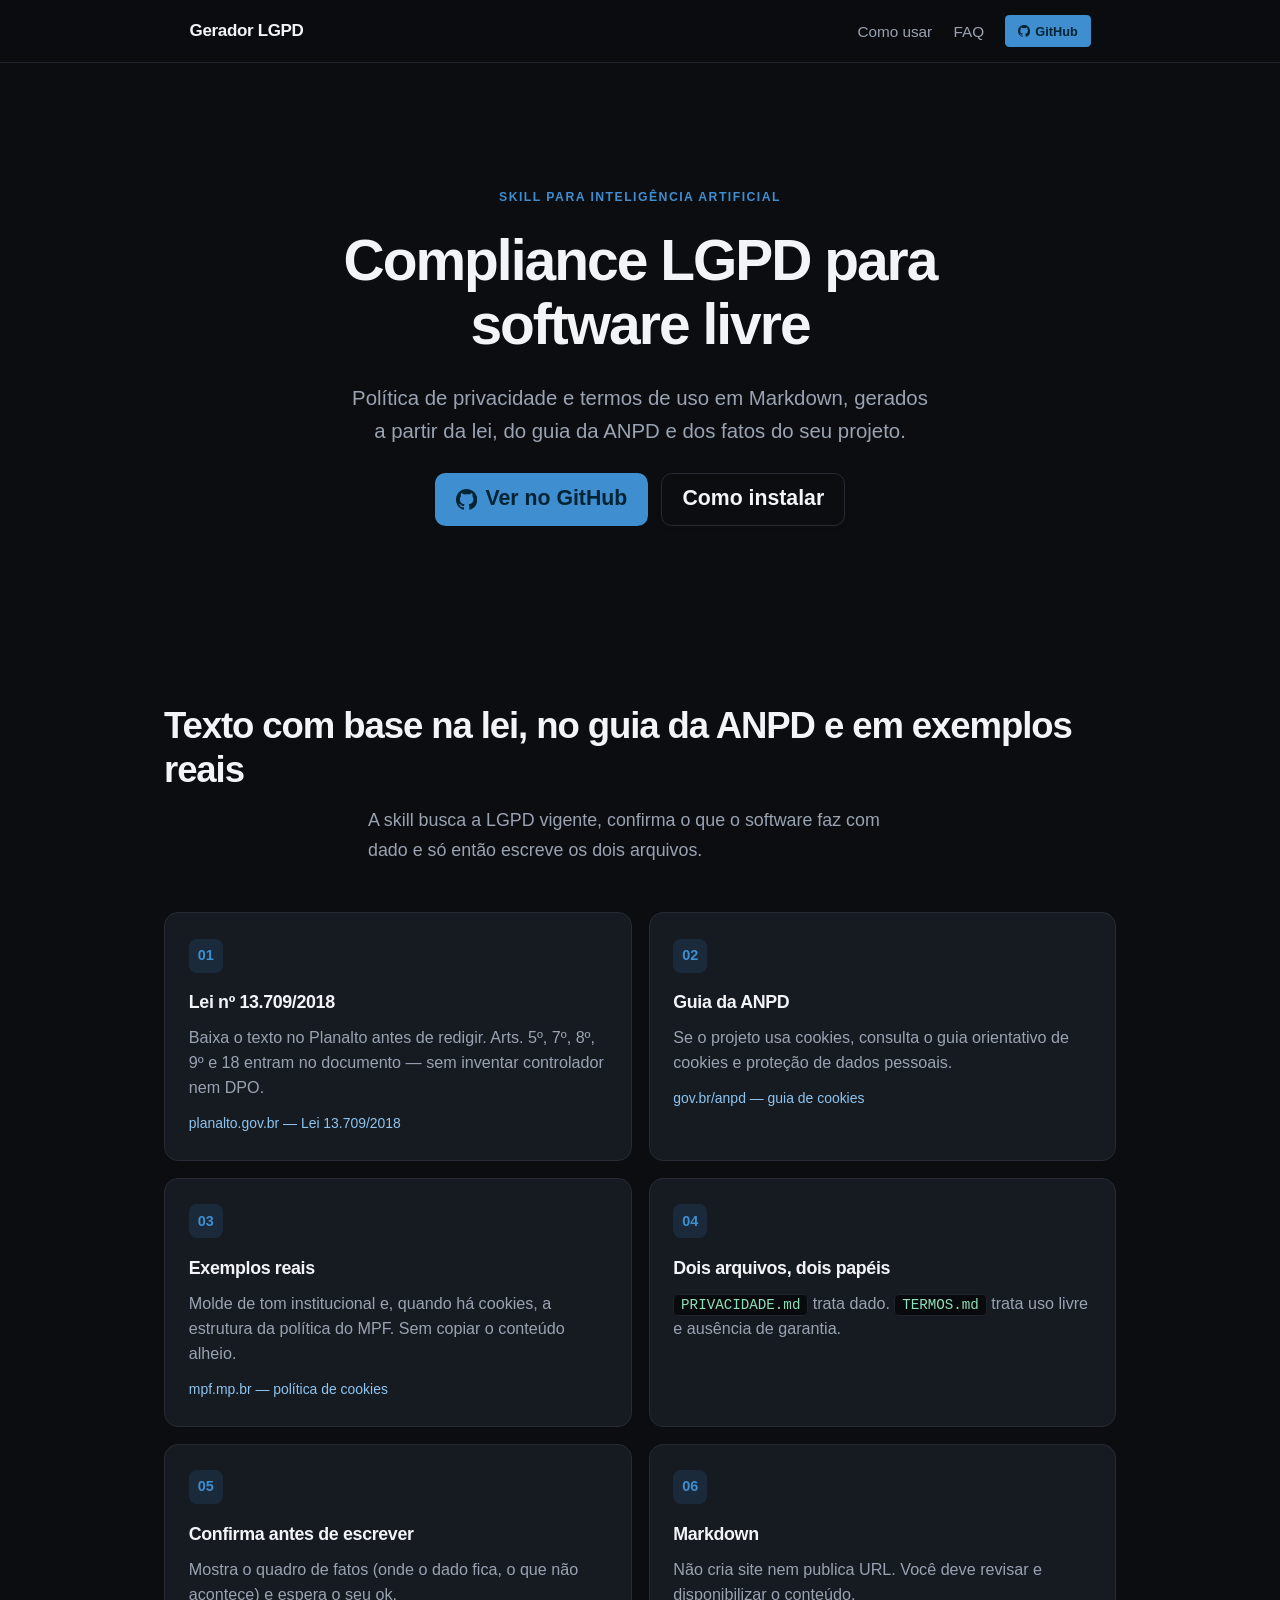
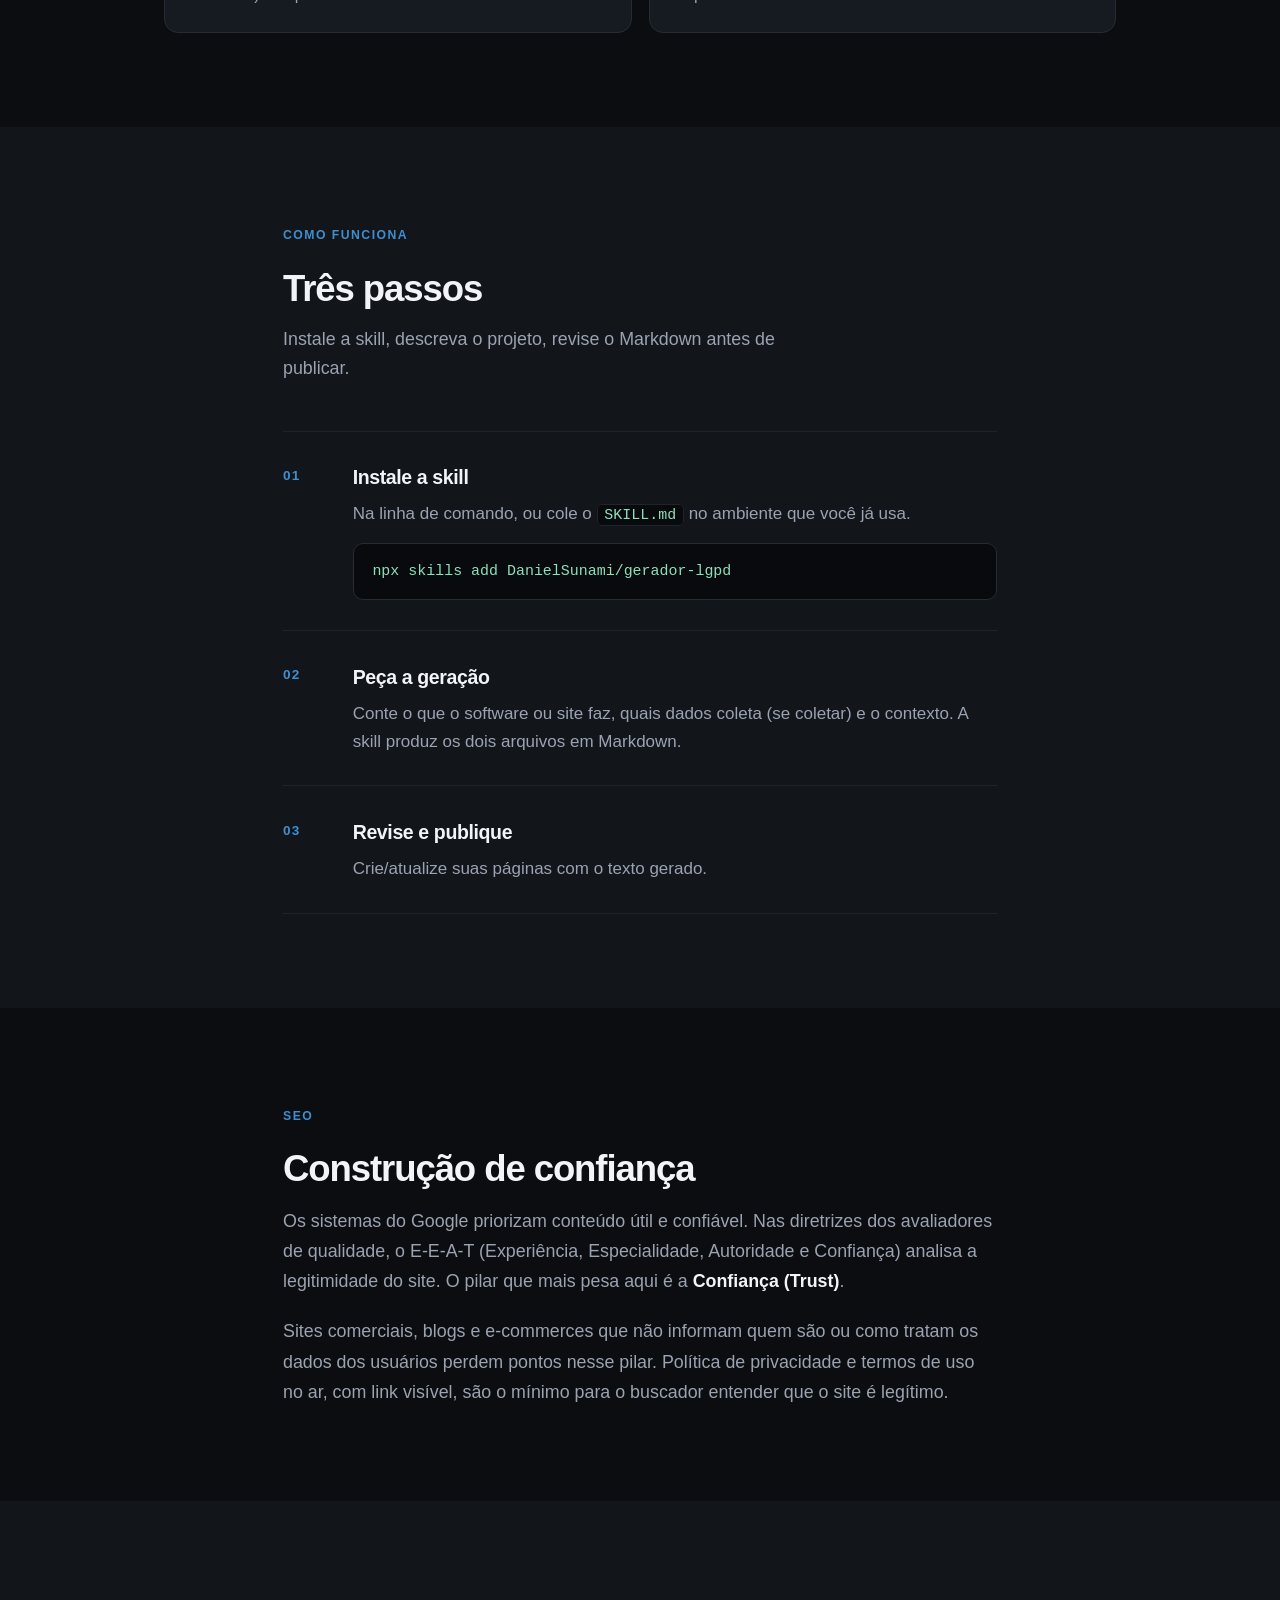
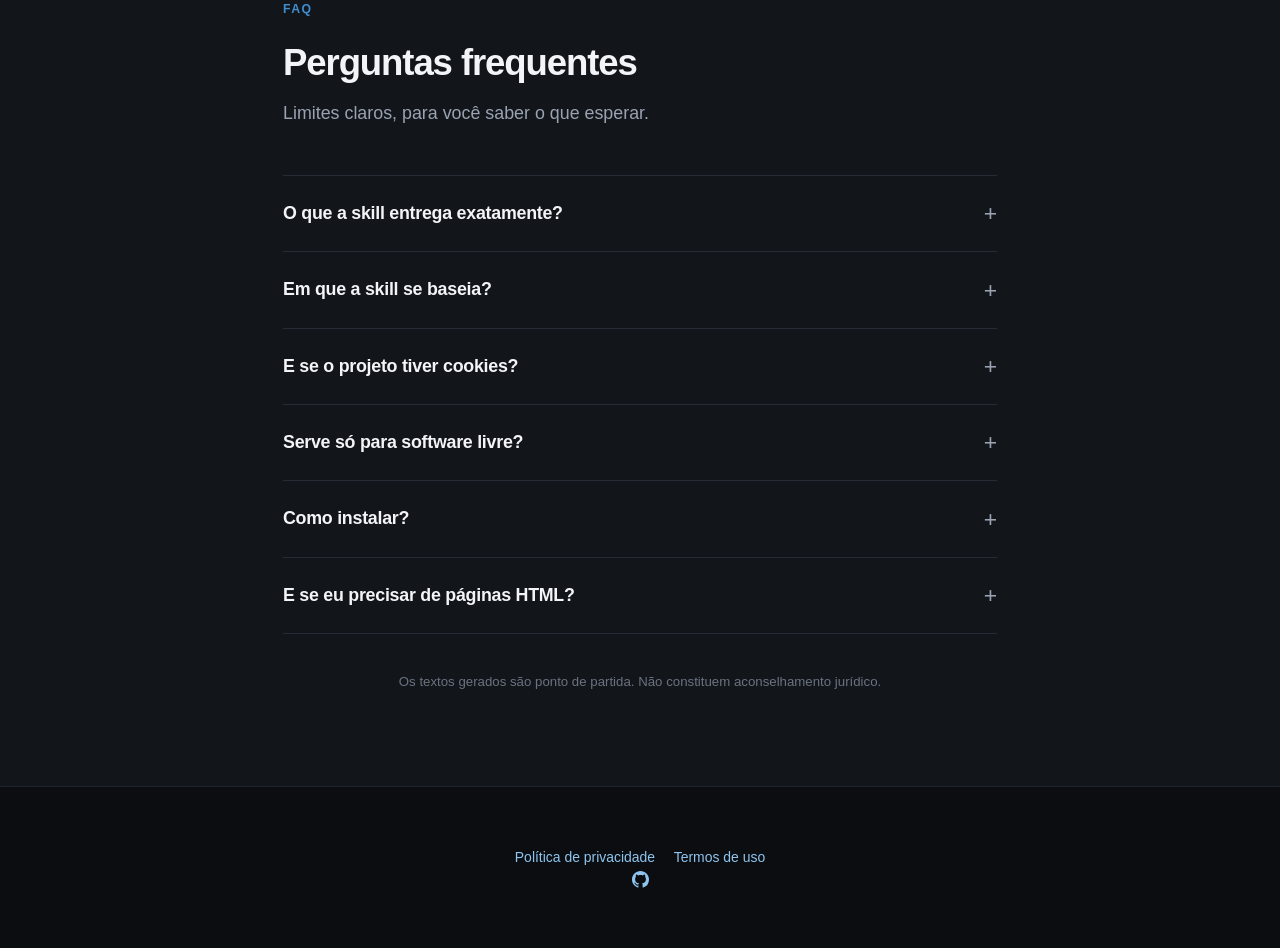
<file: gerador-lgpd/index.html>
<!DOCTYPE html>
<html lang="pt-BR" data-theme="dark" class="theme-dark">
<head>
  <meta charset="utf-8">
  <meta name="viewport" content="width=device-width, initial-scale=1">
  <title>Gerador LGPD — Compliance LGPD para software livre</title>
  <meta name="description" content="Skill open-source que gera política de privacidade e termos de uso em Markdown, com base na LGPD, no guia da ANPD e em exemplos institucionais.">
  <meta name="robots" content="index, follow">
  <meta name="author" content="DanielSunami">
  <meta name="theme-color" content="#0b0d10">
  <link rel="canonical" href="https://danielsunami.github.io/gerador-lgpd/">
  <meta property="og:type" content="website">
  <meta property="og:locale" content="pt_BR">
  <meta property="og:site_name" content="Gerador LGPD">
  <meta property="og:url" content="https://danielsunami.github.io/gerador-lgpd/">
  <meta property="og:title" content="Compliance LGPD para software livre">
  <meta property="og:description" content="Política de privacidade e termos de uso em Markdown, gerados a partir da lei, do guia da ANPD e dos fatos do seu projeto.">
  <meta property="og:image" content="https://danielsunami.github.io/gerador-lgpd/img/og.png">
  <meta property="og:image:type" content="image/png">
  <meta property="og:image:width" content="1200">
  <meta property="og:image:height" content="630">
  <meta property="og:image:alt" content="Gerador LGPD — Compliance LGPD para software livre">

  <meta name="twitter:card" content="summary_large_image">
  <meta name="twitter:title" content="Compliance LGPD para software livre">
  <meta name="twitter:description" content="Política de privacidade e termos de uso em Markdown, com base na LGPD e no guia da ANPD.">
  <meta name="twitter:image" content="https://danielsunami.github.io/gerador-lgpd/img/og.png">

  <link rel="icon" type="image/svg+xml" href="/gerador-lgpd/img/favicon.svg">
  <link rel="icon" type="image/png" sizes="192x192" href="/gerador-lgpd/img/icon-192.png">
  <link rel="apple-touch-icon" href="/gerador-lgpd/img/apple-touch-icon.png">
  <link rel="stylesheet" href="/gerador-lgpd/css/bulma.min.css">
  <link rel="stylesheet" href="/gerador-lgpd/css/style.css">

  <script type="application/ld+json">
  {
    "@context": "https://schema.org",
    "@type": "FAQPage",
    "mainEntity": [
      {
        "@type": "Question",
        "name": "O que a skill entrega exatamente?",
        "acceptedAnswer": {
          "@type": "Answer",
          "text": "Dois arquivos em Markdown: PRIVACIDADE.md (política de privacidade) e TERMOS.md (termos de uso). É só texto — sem HTML, painel ou deploy."
        }
      },
      {
        "@type": "Question",
        "name": "Em que a skill se baseia?",
        "acceptedAnswer": {
          "@type": "Answer",
          "text": "Na Lei nº 13.709/2018, no guia da ANPD sobre cookies (quando o projeto os usa) e em exemplos de políticas já publicadas, como a do MPF."
        }
      },
      {
        "@type": "Question",
        "name": "E se o projeto tiver cookies?",
        "acceptedAnswer": {
          "@type": "Answer",
          "text": "A skill não garante que todos os cookies serão encontrados olhando apenas o código disponível. Para isso seria necessário usar e navegar no site ou sistema e observar o que é criado e coletado — daí a análise meticulosa que cabe ao desenvolvedor ou analista responsável. A política pode ir dentro da privacidade ou em documento separado."
        }
      },
      {
        "@type": "Question",
        "name": "Serve só para software livre?",
        "acceptedAnswer": {
          "@type": "Answer",
          "text": "O foco principal é software gratuito e open-source (incluindo a ideia de sem garantia). Serve de ponto de partida para landings e contextos simples no Brasil. Software pago, corporativo ou de uso interno deve ser revisado por um advogado e por um analista ou técnico de TI — a skill não substitui essa revisão."
        }
      },
      {
        "@type": "Question",
        "name": "Como instalar?",
        "acceptedAnswer": {
          "@type": "Answer",
          "text": "Preferência: npx skills add DanielSunami/gerador-lgpd. Alternativa: copiar o conteúdo de SKILL.md do repositório e colar no chat da I.A. Detalhes em https://github.com/DanielSunami/gerador-lgpd"
        }
      },
      {
        "@type": "Question",
        "name": "E se eu precisar de páginas HTML?",
        "acceptedAnswer": {
          "@type": "Answer",
          "text": "A skill não gera site. Você converte o Markdown e publica onde quiser. O Gerador LGPD cuida só do texto."
        }
      }
    ]
  }
  </script>
  <script type="application/ld+json">
  {
    "@context": "https://schema.org",
    "@type": "SoftwareSourceCode",
    "name": "gerador-lgpd",
    "description": "Skill open-source que gera política de privacidade e termos de uso em Markdown, com base na LGPD e no guia da ANPD.",
    "url": "https://danielsunami.github.io/gerador-lgpd/",
    "codeRepository": "https://github.com/DanielSunami/gerador-lgpd",
    "license": "https://opensource.org/licenses/MIT",
    "programmingLanguage": "Markdown",
    "author": {
      "@type": "Person",
      "name": "DanielSunami",
      "url": "https://github.com/DanielSunami"
    }
  }
  </script>
</head>
<body>
  <svg xmlns="http://www.w3.org/2000/svg" class="icon-sprite" aria-hidden="true">
    <symbol id="icon-github" viewBox="0 0 16 16">
      <path fill="currentColor" d="M8 0C3.58 0 0 3.58 0 8c0 3.54 2.29 6.53 5.47 7.59.4.07.55-.17.55-.38 0-.19-.01-.82-.01-1.49-2.01.37-2.53-.49-2.69-.94-.09-.23-.48-.94-.82-1.13-.28-.15-.68-.52-.01-.53.63-.01 1.08.58 1.23.82.72 1.21 1.87.87 2.33.66.07-.52.28-.87.51-1.07-1.78-.2-3.64-.89-3.64-3.95 0-.87.31-1.59.82-2.15-.08-.2-.36-1.02.08-2.12 0 0 .67-.21 2.2.82.64-.18 1.32-.27 2-.27s1.36.09 2 .27c1.53-1.04 2.2-.82 2.2-.82.44 1.1.16 1.92.08 2.12.51.56.82 1.27.82 2.15 0 3.07-1.87 3.75-3.65 3.95.29.25.54.73.54 1.48 0 1.07-.01 1.93-.01 2.2 0 .21.15.46.55.38A8.01 8.01 0 0 0 16 8c0-4.42-3.58-8-8-8"/>
    </symbol>
  </svg>
  <header class="nav-bar">
    <div class="nav-inner">
      <a class="nav-brand" href="/gerador-lgpd/">Gerador LGPD</a>
      <nav class="nav-links" aria-label="Seções">
        <a class="hide-mobile" href="#como-usar">Como usar</a>
        <a class="hide-mobile" href="#faq">FAQ</a>
        <a class="button is-info is-small icon-github-link" href="https://github.com/DanielSunami/gerador-lgpd" target="_blank" rel="noopener"><svg class="icon-github" aria-hidden="true"><use href="#icon-github"/></svg>GitHub</a>
      </nav>
    </div>
  </header>

  <main>
    <section class="hero-space has-text-centered">
      <div class="narrow">
        <p class="eyebrow">Skill para inteligência artificial</p>
        <h1 class="display-title">
          Compliance LGPD para software livre
        </h1>
        <p class="lead">
          Política de privacidade e termos de uso em Markdown, gerados a partir da lei, do guia da ANPD e dos fatos do seu projeto.
        </p>
        <div class="buttons centered mt-5 mb-0">
          <a class="button is-info is-medium icon-github-link"
             href="https://github.com/DanielSunami/gerador-lgpd"
             target="_blank" rel="noopener"><svg class="icon-github" aria-hidden="true"><use href="#icon-github"/></svg>Ver no GitHub</a>
          <a class="button is-ghost-light is-medium" href="#como-usar">Como instalar</a>
        </div>
      </div>
    </section>

    <section class="section centered" id="base">
      <div class="wide">
        <h2 class="section-title">Texto com base na lei, no guia da ANPD e em exemplos reais</h2>
        <p class="section-lead">
          A skill busca a LGPD vigente, confirma o que o software faz com dado e só então escreve os dois arquivos.
        </p>
        <div class="feature-grid">
          <article class="feature-card source-card">
            <div class="feature-icon">01</div>
            <h3>Lei nº 13.709/2018</h3>
            <p>Baixa o texto no Planalto antes de redigir. Arts. 5º, 7º, 8º, 9º e 18 entram no documento — sem inventar controlador nem DPO.</p>
            <p>
              <a href="https://www.planalto.gov.br/ccivil_03/_ato2015-2018/2018/lei/l13709.htm"
                 target="_blank" rel="noopener">planalto.gov.br — Lei 13.709/2018</a>
            </p>
          </article>
          <article class="feature-card source-card">
            <div class="feature-icon">02</div>
            <h3>Guia da ANPD</h3>
            <p>Se o projeto usa cookies, consulta o guia orientativo de cookies e proteção de dados pessoais.</p>
            <p>
              <a href="https://www.gov.br/anpd/pt-br/centrais-de-conteudo/materiais-educativos-e-publicacoes/guia-orientativo-cookies-e-protecao-de-dados-pessoais.pdf"
                 target="_blank" rel="noopener">gov.br/anpd — guia de cookies</a>
            </p>
          </article>
          <article class="feature-card source-card">
            <div class="feature-icon">03</div>
            <h3>Exemplos reais</h3>
            <p>Molde de tom institucional e, quando há cookies, a estrutura da política do MPF. Sem copiar o conteúdo alheio.</p>
            <p>
              <a href="https://www.mpf.mp.br/servicos/lgpd/politicas/privacidade/politica-de-cookies"
                 target="_blank" rel="noopener">mpf.mp.br — política de cookies</a>
            </p>
          </article>
          <article class="feature-card">
            <div class="feature-icon">04</div>
            <h3>Dois arquivos, dois papéis</h3>
            <p><code>PRIVACIDADE.md</code> trata dado. <code>TERMOS.md</code> trata uso livre e ausência de garantia.</p>
          </article>
          <article class="feature-card">
            <div class="feature-icon">05</div>
            <h3>Confirma antes de escrever</h3>
            <p>Mostra o quadro de fatos (onde o dado fica, o que não acontece) e espera o seu ok.</p>
          </article>
          <article class="feature-card">
            <div class="feature-icon">06</div>
            <h3>Markdown</h3>
            <p>Não cria site nem publica URL. Você deve revisar e disponibilizar o conteúdo.</p>
          </article>
        </div>
      </div>
    </section>

    <section class="section section-alt" id="como-usar">
      <div class="narrow">
        <p class="eyebrow">Como funciona</p>
        <h2 class="section-title">Três passos</h2>
        <p class="section-lead">
          Instale a skill, descreva o projeto, revise o Markdown antes de publicar.
        </p>
        <div class="steps">
          <div class="step">
            <div class="step-num">01</div>
            <div>
              <h3>Instale a skill</h3>
              <p>
                Na linha de comando, ou cole o <code>SKILL.md</code> no ambiente que você já usa.
              </p>
              <div class="code-block">npx skills add DanielSunami/gerador-lgpd</div>
            </div>
          </div>
          <div class="step">
            <div class="step-num">02</div>
            <div>
              <h3>Peça a geração</h3>
              <p>
                Conte o que o software ou site faz, quais dados coleta (se coletar) e o contexto.
                A skill produz os dois arquivos em Markdown.
              </p>
            </div>
          </div>
          <div class="step">
            <div class="step-num">03</div>
            <div>
              <h3>Revise e publique</h3>
              <p>
                Crie/atualize suas páginas com o texto gerado.
              </p>
            </div>
          </div>
        </div>
      </div>
    </section>

    <section class="section" id="por-que">
      <div class="narrow">
        <p class="eyebrow">SEO</p>
        <h2 class="section-title">Construção de confiança</h2>
        <div class="prose">
          <p>
            Os sistemas do Google  priorizam conteúdo útil e confiável. Nas diretrizes dos avaliadores de qualidade, o E-E-A-T (Experiência, Especialidade, Autoridade e Confiança) analisa a legitimidade do site. O pilar que mais pesa aqui é a <strong class="text-main">Confiança (Trust)</strong>.
          </p>
          <p>
            Sites comerciais, blogs e e-commerces que não informam quem são ou como tratam os dados dos usuários perdem pontos nesse pilar. Política de privacidade e termos de uso no ar, com link visível, são o mínimo para o buscador entender que o site é legítimo.
          </p>
        </div>
      </div>
    </section>

    <section class="section section-alt" id="faq">
      <div class="narrow">
        <p class="eyebrow">FAQ</p>
        <h2 class="section-title">Perguntas frequentes</h2>
        <p class="section-lead">
          Limites claros, para você saber o que esperar.
        </p>
        <div class="faq-list">
          <details class="faq-item">
            <summary>O que a skill entrega exatamente?</summary>
            <div class="faq-body">
              Dois arquivos em Markdown: <code>PRIVACIDADE.md</code> (política de privacidade)
              e <code>TERMOS.md</code> (termos de uso). É só texto — sem HTML, painel ou deploy.
            </div>
          </details>
          <details class="faq-item">
            <summary>Em que a skill se baseia?</summary>
            <div class="faq-body">
              Na <a href="https://www.planalto.gov.br/ccivil_03/_ato2015-2018/2018/lei/l13709.htm" target="_blank" rel="noopener">Lei nº 13.709/2018</a>,
              no <a href="https://www.gov.br/anpd/pt-br/centrais-de-conteudo/materiais-educativos-e-publicacoes/guia-orientativo-cookies-e-protecao-de-dados-pessoais.pdf" target="_blank" rel="noopener">guia da ANPD sobre cookies</a>
              (quando o projeto os usa) e em exemplos de políticas já publicadas, como a
              <a href="https://www.mpf.mp.br/servicos/lgpd/politicas/privacidade/politica-de-cookies" target="_blank" rel="noopener">do MPF</a>.
            </div>
          </details>
          <details class="faq-item">
            <summary>E se o projeto tiver cookies?</summary>
            <div class="faq-body">
              A skill não garante que todos os cookies serão encontrados olhando apenas o código disponível.
              Para isso seria necessário usar e navegar no site ou sistema e observar o que é criado e coletado — daí a análise meticulosa que cabe ao desenvolvedor ou analista responsável.
              A política pode ir dentro da privacidade ou em documento separado.
            </div>
          </details>
          <details class="faq-item">
            <summary>Serve só para software livre?</summary>
            <div class="faq-body">
              O foco principal é software gratuito e open-source (incluindo a ideia de “sem garantia”), mas serve de ponto de partida para landings e contextos simples.
              Em ambientes comerciais ou corporativos consulte um advogado especialista em LGPD.
            </div>
          </details>
          <details class="faq-item">
            <summary>Como instalar?</summary>
            <div class="faq-body">
              Preferência: <code>npx skills add DanielSunami/gerador-lgpd</code>.
              Alternativa: copiar o conteúdo de <code>SKILL.md</code> do repositório e colar no chat da I.A.
              Detalhes em
              <a class="icon-github-link" href="https://github.com/DanielSunami/gerador-lgpd" target="_blank" rel="noopener"><svg class="icon-github" aria-hidden="true"><use href="#icon-github"/></svg>GitHub</a>.
            </div>
          </details>
          <details class="faq-item">
            <summary>E se eu precisar de páginas HTML?</summary>
            <div class="faq-body">
              A skill não gera site. Você converte o Markdown e publica onde quiser.
              O Gerador LGPD cuida só do texto.
            </div>
          </details>
        </div>
        <div class="disclaimer-quiet">Os textos gerados são ponto de partida. Não constituem aconselhamento jurídico.</div>
      </div>
    </section>
  </main>

  <footer class="footer">
    <div class="narrow has-text-centered">
      <nav class="footer-nav" aria-label="Documentos legais">
        <a href="/gerador-lgpd/privacidade.html">Política de privacidade</a>
        <a href="/gerador-lgpd/termos.html">Termos de uso</a>
      </nav>
      <div><a class="icon-github-link" href="https://github.com/DanielSunami/gerador-lgpd" target="_blank" rel="noopener"><svg class="icon-github" aria-hidden="true"><use href="#icon-github"/></svg></a></div>
    </div>
  </footer>
</body>
</html>
</file>
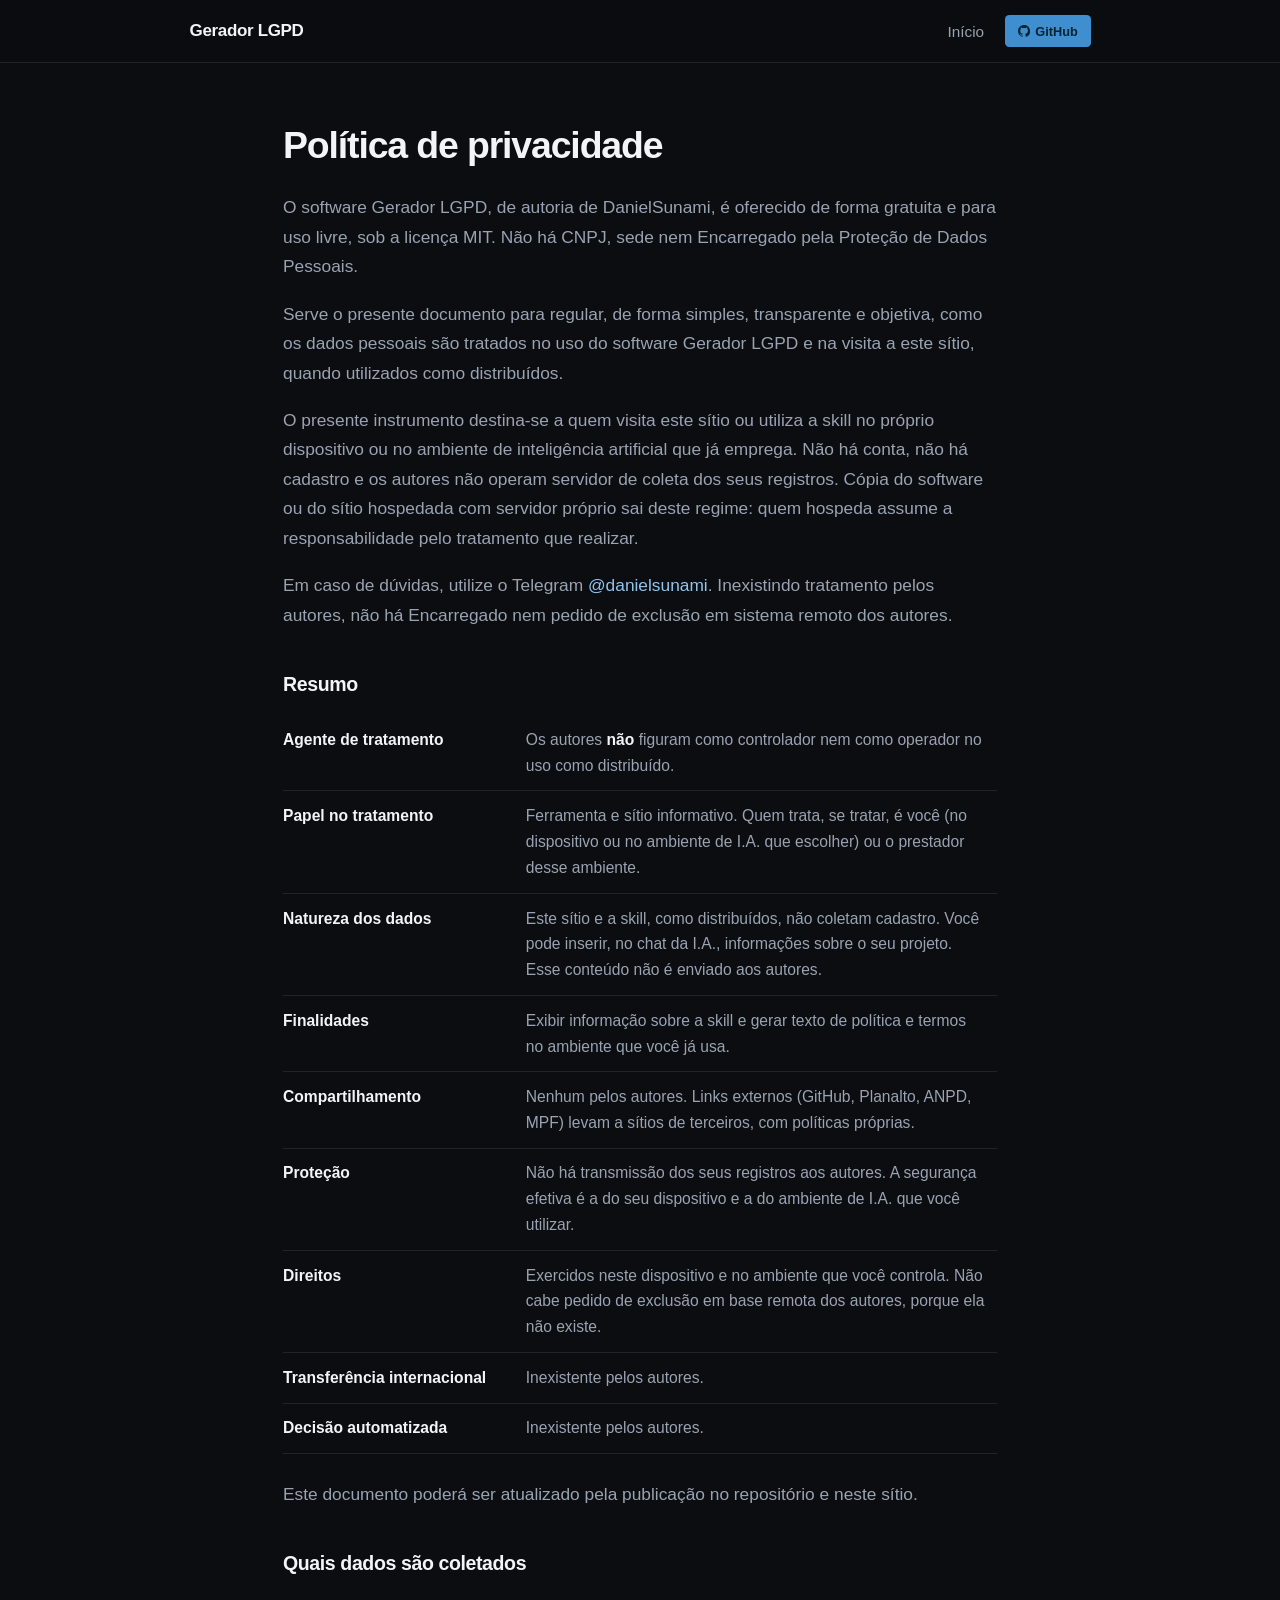
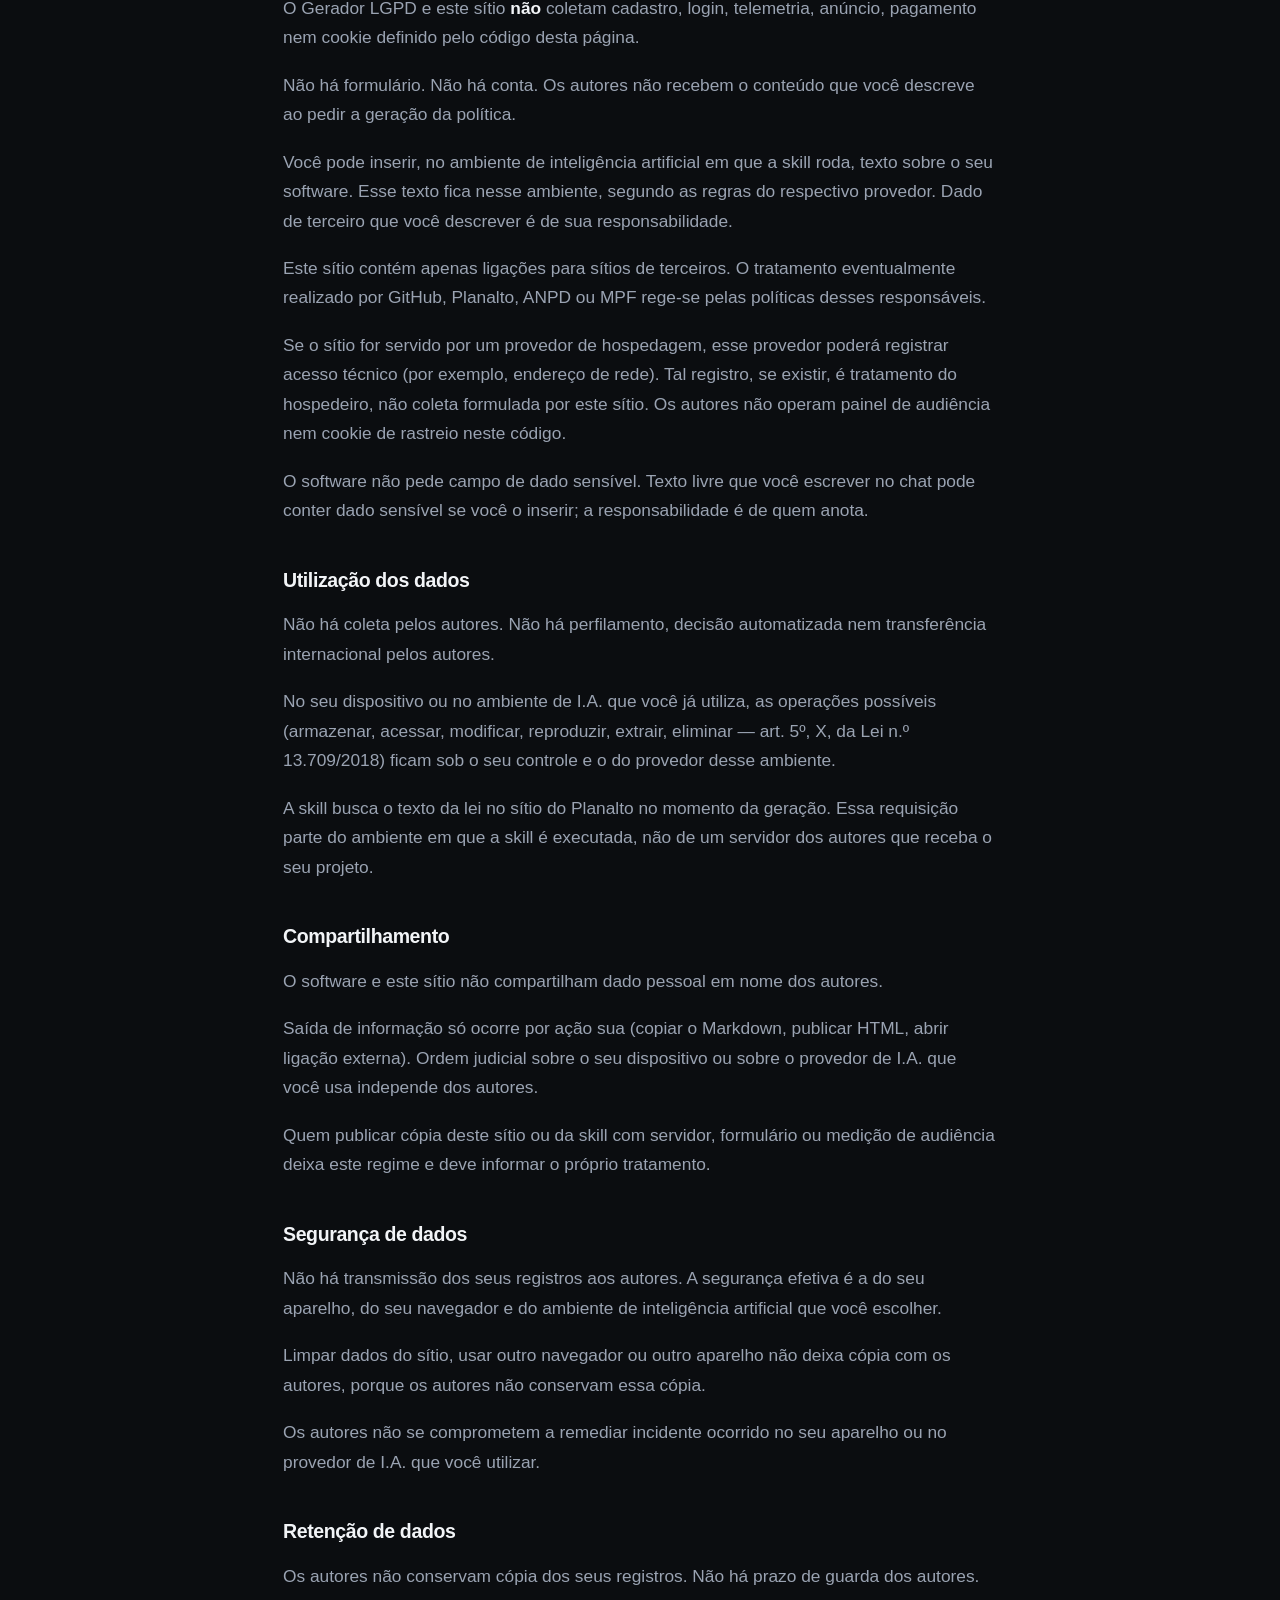
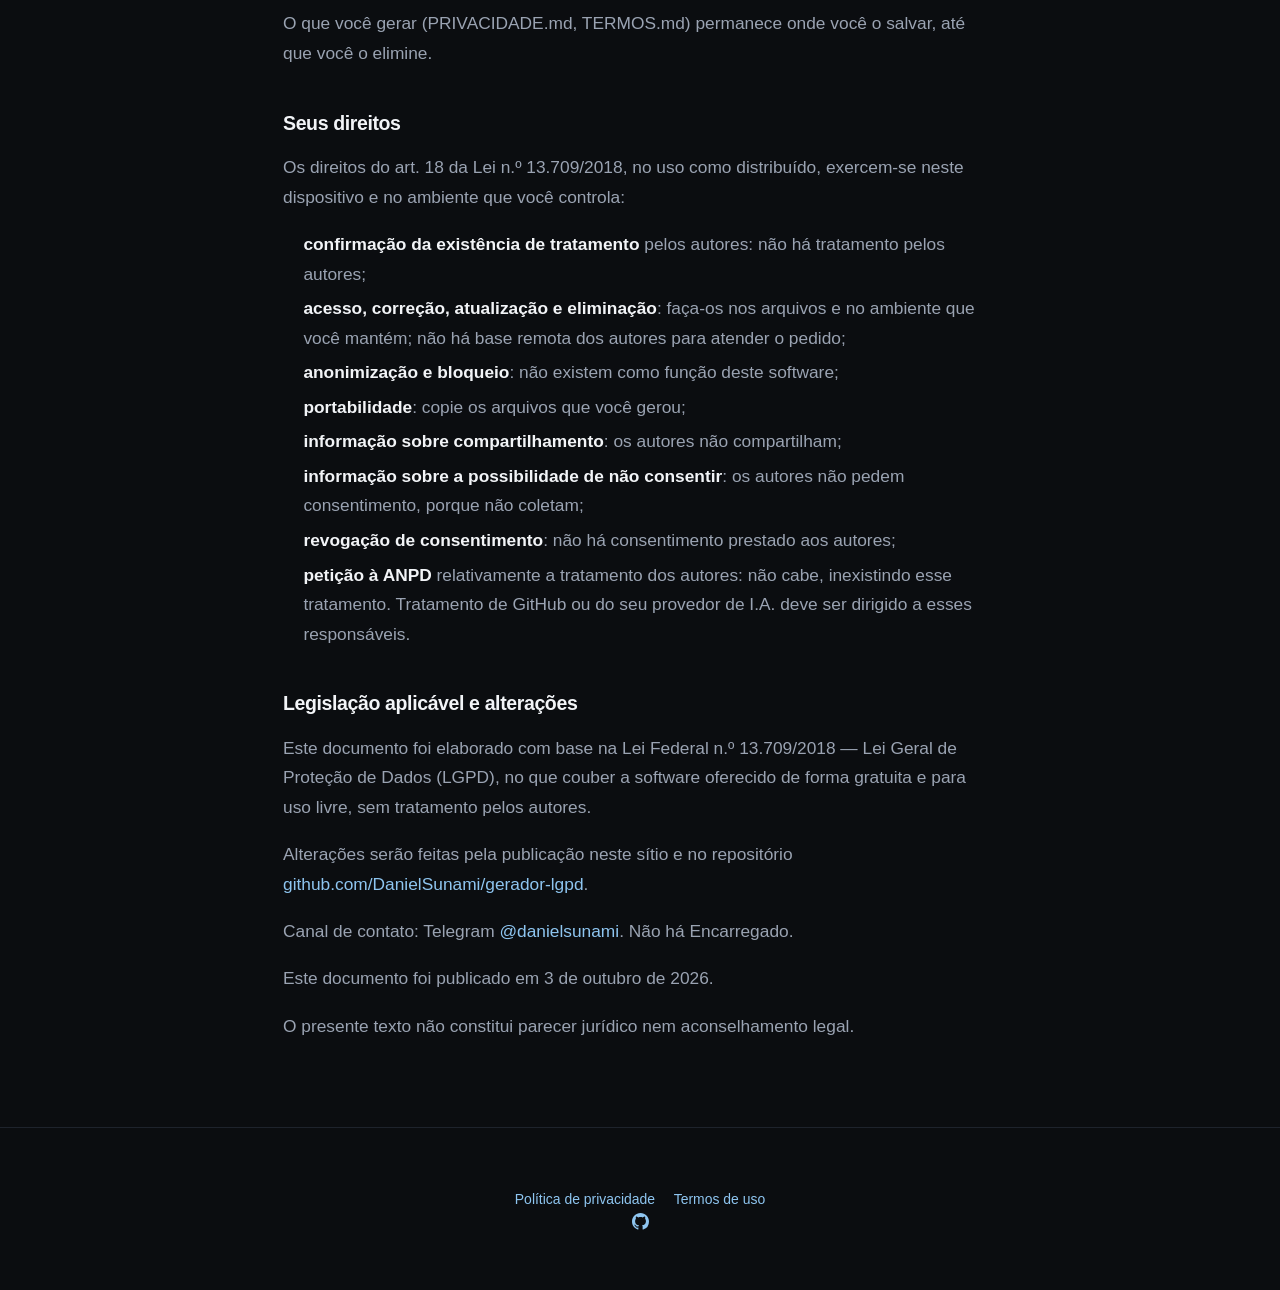
<file: gerador-lgpd/privacidade.html>
<!DOCTYPE html>
<html lang="pt-BR" data-theme="dark" class="theme-dark">
<head>
  <meta charset="utf-8">
  <meta name="viewport" content="width=device-width, initial-scale=1">
  <title>Política de privacidade — Gerador LGPD</title>
  <meta name="description" content="Política de privacidade do Gerador LGPD: sítio e skill oferecidos de forma gratuita e para uso livre, sem coleta pelos autores.">
  <meta name="robots" content="index, follow">
  <meta name="theme-color" content="#0b0d10">
  <link rel="canonical" href="https://danielsunami.github.io/gerador-lgpd/privacidade.html">
  <link rel="icon" type="image/svg+xml" href="/gerador-lgpd/img/favicon.svg">
  <link rel="apple-touch-icon" href="/gerador-lgpd/img/apple-touch-icon.png">
  <link rel="stylesheet" href="/gerador-lgpd/css/bulma.min.css">
  <link rel="stylesheet" href="/gerador-lgpd/css/style.css">
</head>
<body>
  <svg xmlns="http://www.w3.org/2000/svg" class="icon-sprite" aria-hidden="true">
    <symbol id="icon-github" viewBox="0 0 16 16">
      <path fill="currentColor" d="M8 0C3.58 0 0 3.58 0 8c0 3.54 2.29 6.53 5.47 7.59.4.07.55-.17.55-.38 0-.19-.01-.82-.01-1.49-2.01.37-2.53-.49-2.69-.94-.09-.23-.48-.94-.82-1.13-.28-.15-.68-.52-.01-.53.63-.01 1.08.58 1.23.82.72 1.21 1.87.87 2.33.66.07-.52.28-.87.51-1.07-1.78-.2-3.64-.89-3.64-3.95 0-.87.31-1.59.82-2.15-.08-.2-.36-1.02.08-2.12 0 0 .67-.21 2.2.82.64-.18 1.32-.27 2-.27s1.36.09 2 .27c1.53-1.04 2.2-.82 2.2-.82.44 1.1.16 1.92.08 2.12.51.56.82 1.27.82 2.15 0 3.07-1.87 3.75-3.65 3.95.29.25.54.73.54 1.48 0 1.07-.01 1.93-.01 2.2 0 .21.15.46.55.38A8.01 8.01 0 0 0 16 8c0-4.42-3.58-8-8-8"/>
    </symbol>
  </svg>
  <header class="nav-bar">
    <div class="nav-inner">
      <a class="nav-brand" href="/gerador-lgpd/">Gerador LGPD</a>
      <nav class="nav-links" aria-label="Seções">
        <a class="hide-mobile" href="/gerador-lgpd/">Início</a>
        <a class="button is-info is-small icon-github-link" href="https://github.com/DanielSunami/gerador-lgpd" target="_blank" rel="noopener"><svg class="icon-github" aria-hidden="true"><use href="#icon-github"/></svg>GitHub</a>
      </nav>
    </div>
  </header>
  <main>
    <article class="section legal">
      <div class="narrow">
        <h1>Política de privacidade</h1>
        <p>O software Gerador LGPD, de autoria de DanielSunami, é oferecido de forma gratuita e para uso livre, sob a licença MIT. Não há CNPJ, sede nem Encarregado pela Proteção de Dados Pessoais.</p>
        <p>Serve o presente documento para regular, de forma simples, transparente e objetiva, como os dados pessoais são tratados no uso do software Gerador LGPD e na visita a este sítio, quando utilizados como distribuídos.</p>
        <p>O presente instrumento destina-se a quem visita este sítio ou utiliza a skill no próprio dispositivo ou no ambiente de inteligência artificial que já emprega. Não há conta, não há cadastro e os autores não operam servidor de coleta dos seus registros. Cópia do software ou do sítio hospedada com servidor próprio sai deste regime: quem hospeda assume a responsabilidade pelo tratamento que realizar.</p>
        <p>Em caso de dúvidas, utilize o Telegram <a href="https://t.me/danielsunami" target="_blank" rel="noopener">@danielsunami</a>. Inexistindo tratamento pelos autores, não há Encarregado nem pedido de exclusão em sistema remoto dos autores.</p>

        <h2>Resumo</h2>
        <table>
          <tbody>
            <tr><td>Agente de tratamento</td><td>Os autores <strong class="text-main">não</strong> figuram como controlador nem como operador no uso como distribuído.</td></tr>
            <tr><td>Papel no tratamento</td><td>Ferramenta e sítio informativo. Quem trata, se tratar, é você (no dispositivo ou no ambiente de I.A. que escolher) ou o prestador desse ambiente.</td></tr>
            <tr><td>Natureza dos dados</td><td>Este sítio e a skill, como distribuídos, não coletam cadastro. Você pode inserir, no chat da I.A., informações sobre o seu projeto. Esse conteúdo não é enviado aos autores.</td></tr>
            <tr><td>Finalidades</td><td>Exibir informação sobre a skill e gerar texto de política e termos no ambiente que você já usa.</td></tr>
            <tr><td>Compartilhamento</td><td>Nenhum pelos autores. Links externos (GitHub, Planalto, ANPD, MPF) levam a sítios de terceiros, com políticas próprias.</td></tr>
            <tr><td>Proteção</td><td>Não há transmissão dos seus registros aos autores. A segurança efetiva é a do seu dispositivo e a do ambiente de I.A. que você utilizar.</td></tr>
            <tr><td>Direitos</td><td>Exercidos neste dispositivo e no ambiente que você controla. Não cabe pedido de exclusão em base remota dos autores, porque ela não existe.</td></tr>
            <tr><td>Transferência internacional</td><td>Inexistente pelos autores.</td></tr>
            <tr><td>Decisão automatizada</td><td>Inexistente pelos autores.</td></tr>
          </tbody>
        </table>
        <p>Este documento poderá ser atualizado pela publicação no repositório e neste sítio.</p>

        <h2>Quais dados são coletados</h2>
        <p>O Gerador LGPD e este sítio <strong class="text-main">não</strong> coletam cadastro, login, telemetria, anúncio, pagamento nem cookie definido pelo código desta página.</p>
        <p>Não há formulário. Não há conta. Os autores não recebem o conteúdo que você descreve ao pedir a geração da política.</p>
        <p>Você pode inserir, no ambiente de inteligência artificial em que a skill roda, texto sobre o seu software. Esse texto fica nesse ambiente, segundo as regras do respectivo provedor. Dado de terceiro que você descrever é de sua responsabilidade.</p>
        <p>Este sítio contém apenas ligações para sítios de terceiros. O tratamento eventualmente realizado por GitHub, Planalto, ANPD ou MPF rege-se pelas políticas desses responsáveis.</p>
        <p>Se o sítio for servido por um provedor de hospedagem, esse provedor poderá registrar acesso técnico (por exemplo, endereço de rede). Tal registro, se existir, é tratamento do hospedeiro, não coleta formulada por este sítio. Os autores não operam painel de audiência nem cookie de rastreio neste código.</p>
        <p>O software não pede campo de dado sensível. Texto livre que você escrever no chat pode conter dado sensível se você o inserir; a responsabilidade é de quem anota.</p>

        <h2>Utilização dos dados</h2>
        <p>Não há coleta pelos autores. Não há perfilamento, decisão automatizada nem transferência internacional pelos autores.</p>
        <p>No seu dispositivo ou no ambiente de I.A. que você já utiliza, as operações possíveis (armazenar, acessar, modificar, reproduzir, extrair, eliminar — art. 5º, X, da Lei n.º 13.709/2018) ficam sob o seu controle e o do provedor desse ambiente.</p>
        <p>A skill busca o texto da lei no sítio do Planalto no momento da geração. Essa requisição parte do ambiente em que a skill é executada, não de um servidor dos autores que receba o seu projeto.</p>

        <h2>Compartilhamento</h2>
        <p>O software e este sítio não compartilham dado pessoal em nome dos autores.</p>
        <p>Saída de informação só ocorre por ação sua (copiar o Markdown, publicar HTML, abrir ligação externa). Ordem judicial sobre o seu dispositivo ou sobre o provedor de I.A. que você usa independe dos autores.</p>
        <p>Quem publicar cópia deste sítio ou da skill com servidor, formulário ou medição de audiência deixa este regime e deve informar o próprio tratamento.</p>

        <h2>Segurança de dados</h2>
        <p>Não há transmissão dos seus registros aos autores. A segurança efetiva é a do seu aparelho, do seu navegador e do ambiente de inteligência artificial que você escolher.</p>
        <p>Limpar dados do sítio, usar outro navegador ou outro aparelho não deixa cópia com os autores, porque os autores não conservam essa cópia.</p>
        <p>Os autores não se comprometem a remediar incidente ocorrido no seu aparelho ou no provedor de I.A. que você utilizar.</p>

        <h2>Retenção de dados</h2>
        <p>Os autores não conservam cópia dos seus registros. Não há prazo de guarda dos autores.</p>
        <p>O que você gerar (PRIVACIDADE.md, TERMOS.md) permanece onde você o salvar, até que você o elimine.</p>

        <h2>Seus direitos</h2>
        <p>Os direitos do art. 18 da Lei n.º 13.709/2018, no uso como distribuído, exercem-se neste dispositivo e no ambiente que você controla:</p>
        <ul>
          <li><strong class="text-main">confirmação da existência de tratamento</strong> pelos autores: não há tratamento pelos autores;</li>
          <li><strong class="text-main">acesso, correção, atualização e eliminação</strong>: faça-os nos arquivos e no ambiente que você mantém; não há base remota dos autores para atender o pedido;</li>
          <li><strong class="text-main">anonimização e bloqueio</strong>: não existem como função deste software;</li>
          <li><strong class="text-main">portabilidade</strong>: copie os arquivos que você gerou;</li>
          <li><strong class="text-main">informação sobre compartilhamento</strong>: os autores não compartilham;</li>
          <li><strong class="text-main">informação sobre a possibilidade de não consentir</strong>: os autores não pedem consentimento, porque não coletam;</li>
          <li><strong class="text-main">revogação de consentimento</strong>: não há consentimento prestado aos autores;</li>
          <li><strong class="text-main">petição à ANPD</strong> relativamente a tratamento dos autores: não cabe, inexistindo esse tratamento. Tratamento de GitHub ou do seu provedor de I.A. deve ser dirigido a esses responsáveis.</li>
        </ul>

        <h2>Legislação aplicável e alterações</h2>
        <p>Este documento foi elaborado com base na Lei Federal n.º 13.709/2018 — Lei Geral de Proteção de Dados (LGPD), no que couber a software oferecido de forma gratuita e para uso livre, sem tratamento pelos autores.</p>
        <p>Alterações serão feitas pela publicação neste sítio e no repositório <a href="https://github.com/DanielSunami/gerador-lgpd" target="_blank" rel="noopener">github.com/DanielSunami/gerador-lgpd</a>.</p>
        <p>Canal de contato: Telegram <a href="https://t.me/danielsunami" target="_blank" rel="noopener">@danielsunami</a>. Não há Encarregado.</p>
        <p>Este documento foi publicado em 3 de outubro de 2026.</p>
        <p>O presente texto não constitui parecer jurídico nem aconselhamento legal.</p>
      </div>
    </article>
  </main>
  <footer class="footer">
    <div class="narrow has-text-centered">
      <nav class="footer-nav" aria-label="Documentos legais">
        <a href="/gerador-lgpd/privacidade.html" aria-current="page">Política de privacidade</a>
        <a href="/gerador-lgpd/termos.html">Termos de uso</a>
      </nav>
      <div>
        <a class="icon-github-link" href="https://github.com/DanielSunami/gerador-lgpd" target="_blank" rel="noopener"><svg class="icon-github" aria-hidden="true"><use href="#icon-github"/></svg></a>
      </div>
    </div>
  </footer>
</body>
</html>
</file>
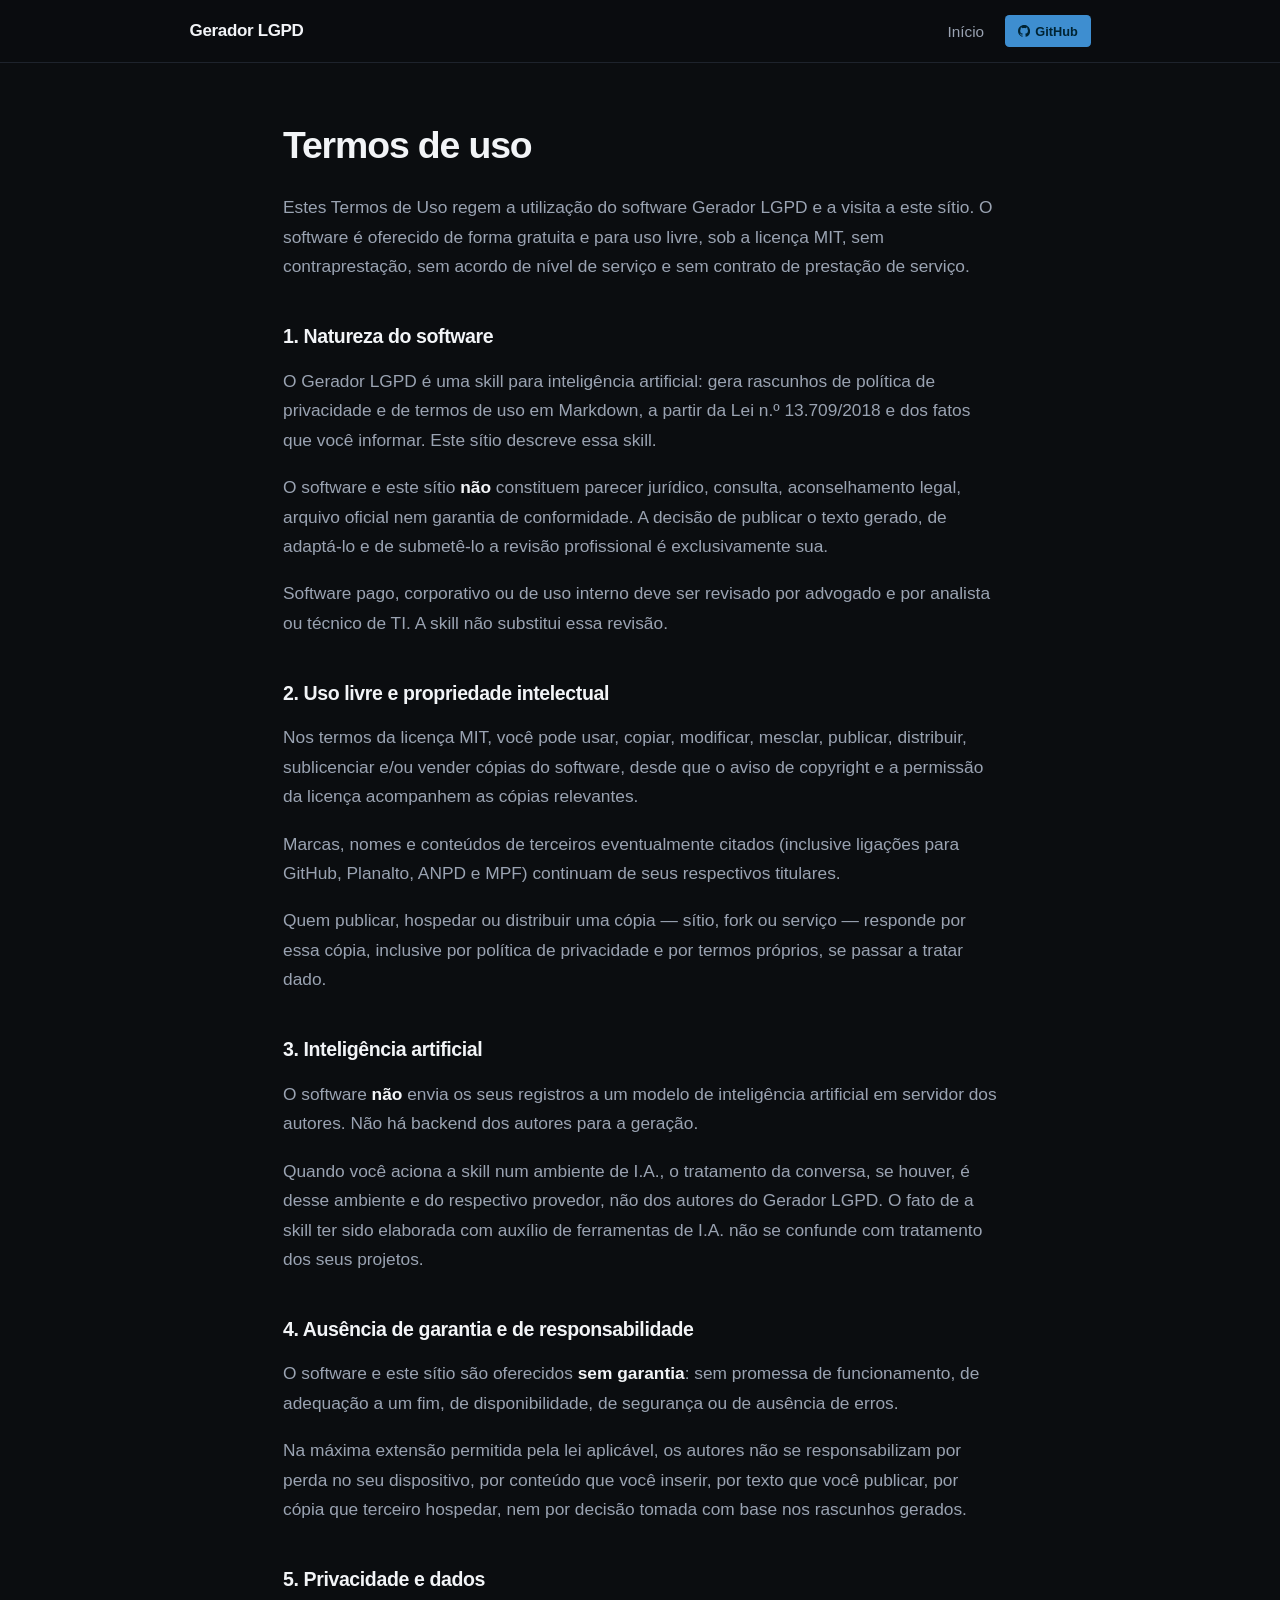
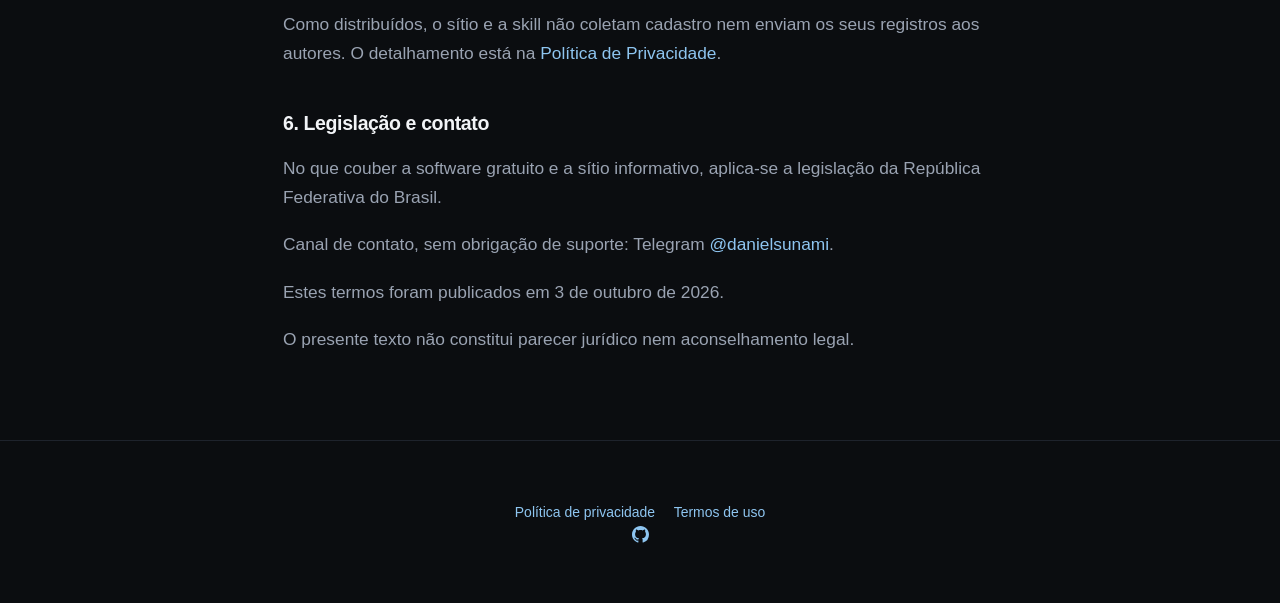
<file: gerador-lgpd/termos.html>
<!DOCTYPE html>
<html lang="pt-BR" data-theme="dark" class="theme-dark">
<head>
  <meta charset="utf-8">
  <meta name="viewport" content="width=device-width, initial-scale=1">
  <title>Termos de uso — Gerador LGPD</title>
  <meta name="description" content="Termos de uso do Gerador LGPD: software gratuito e para uso livre, sem garantia, sob a licença MIT.">
  <meta name="robots" content="index, follow">
  <meta name="theme-color" content="#0b0d10">
  <link rel="canonical" href="https://danielsunami.github.io/gerador-lgpd/termos.html">
  <link rel="icon" type="image/svg+xml" href="/gerador-lgpd/img/favicon.svg">
  <link rel="apple-touch-icon" href="/gerador-lgpd/img/apple-touch-icon.png">
  <link rel="stylesheet" href="/gerador-lgpd/css/bulma.min.css">
  <link rel="stylesheet" href="/gerador-lgpd/css/style.css">
</head>
<body>
  <svg xmlns="http://www.w3.org/2000/svg" class="icon-sprite" aria-hidden="true">
    <symbol id="icon-github" viewBox="0 0 16 16">
      <path fill="currentColor" d="M8 0C3.58 0 0 3.58 0 8c0 3.54 2.29 6.53 5.47 7.59.4.07.55-.17.55-.38 0-.19-.01-.82-.01-1.49-2.01.37-2.53-.49-2.69-.94-.09-.23-.48-.94-.82-1.13-.28-.15-.68-.52-.01-.53.63-.01 1.08.58 1.23.82.72 1.21 1.87.87 2.33.66.07-.52.28-.87.51-1.07-1.78-.2-3.64-.89-3.64-3.95 0-.87.31-1.59.82-2.15-.08-.2-.36-1.02.08-2.12 0 0 .67-.21 2.2.82.64-.18 1.32-.27 2-.27s1.36.09 2 .27c1.53-1.04 2.2-.82 2.2-.82.44 1.1.16 1.92.08 2.12.51.56.82 1.27.82 2.15 0 3.07-1.87 3.75-3.65 3.95.29.25.54.73.54 1.48 0 1.07-.01 1.93-.01 2.2 0 .21.15.46.55.38A8.01 8.01 0 0 0 16 8c0-4.42-3.58-8-8-8"/>
    </symbol>
  </svg>
  <header class="nav-bar">
    <div class="nav-inner">
      <a class="nav-brand" href="/gerador-lgpd/">Gerador LGPD</a>
      <nav class="nav-links" aria-label="Seções">
        <a class="hide-mobile" href="/gerador-lgpd/">Início</a>
        <a class="button is-info is-small icon-github-link" href="https://github.com/DanielSunami/gerador-lgpd" target="_blank" rel="noopener"><svg class="icon-github" aria-hidden="true"><use href="#icon-github"/></svg>GitHub</a>
      </nav>
    </div>
  </header>
  <main>
    <article class="section legal">
      <div class="narrow">
        <h1>Termos de uso</h1>
        <p>Estes Termos de Uso regem a utilização do software Gerador LGPD e a visita a este sítio. O software é oferecido de forma gratuita e para uso livre, sob a licença MIT, sem contraprestação, sem acordo de nível de serviço e sem contrato de prestação de serviço.</p>

        <h2>1. Natureza do software</h2>
        <p>O Gerador LGPD é uma skill para inteligência artificial: gera rascunhos de política de privacidade e de termos de uso em Markdown, a partir da Lei n.º 13.709/2018 e dos fatos que você informar. Este sítio descreve essa skill.</p>
        <p>O software e este sítio <strong class="text-main">não</strong> constituem parecer jurídico, consulta, aconselhamento legal, arquivo oficial nem garantia de conformidade. A decisão de publicar o texto gerado, de adaptá-lo e de submetê-lo a revisão profissional é exclusivamente sua.</p>
        <p>Software pago, corporativo ou de uso interno deve ser revisado por advogado e por analista ou técnico de TI. A skill não substitui essa revisão.</p>

        <h2>2. Uso livre e propriedade intelectual</h2>
        <p>Nos termos da licença MIT, você pode usar, copiar, modificar, mesclar, publicar, distribuir, sublicenciar e/ou vender cópias do software, desde que o aviso de copyright e a permissão da licença acompanhem as cópias relevantes.</p>
        <p>Marcas, nomes e conteúdos de terceiros eventualmente citados (inclusive ligações para GitHub, Planalto, ANPD e MPF) continuam de seus respectivos titulares.</p>
        <p>Quem publicar, hospedar ou distribuir uma cópia — sítio, fork ou serviço — responde por essa cópia, inclusive por política de privacidade e por termos próprios, se passar a tratar dado.</p>

        <h2>3. Inteligência artificial</h2>
        <p>O software <strong class="text-main">não</strong> envia os seus registros a um modelo de inteligência artificial em servidor dos autores. Não há backend dos autores para a geração.</p>
        <p>Quando você aciona a skill num ambiente de I.A., o tratamento da conversa, se houver, é desse ambiente e do respectivo provedor, não dos autores do Gerador LGPD. O fato de a skill ter sido elaborada com auxílio de ferramentas de I.A. não se confunde com tratamento dos seus projetos.</p>

        <h2>4. Ausência de garantia e de responsabilidade</h2>
        <p>O software e este sítio são oferecidos <strong class="text-main">sem garantia</strong>: sem promessa de funcionamento, de adequação a um fim, de disponibilidade, de segurança ou de ausência de erros.</p>
        <p>Na máxima extensão permitida pela lei aplicável, os autores não se responsabilizam por perda no seu dispositivo, por conteúdo que você inserir, por texto que você publicar, por cópia que terceiro hospedar, nem por decisão tomada com base nos rascunhos gerados.</p>

        <h2>5. Privacidade e dados</h2>
        <p>Como distribuídos, o sítio e a skill não coletam cadastro nem enviam os seus registros aos autores. O detalhamento está na <a href="/gerador-lgpd/privacidade.html">Política de Privacidade</a>.</p>

        <h2>6. Legislação e contato</h2>
        <p>No que couber a software gratuito e a sítio informativo, aplica-se a legislação da República Federativa do Brasil.</p>
        <p>Canal de contato, sem obrigação de suporte: Telegram <a href="https://t.me/danielsunami" target="_blank" rel="noopener">@danielsunami</a>.</p>
        <p>Estes termos foram publicados em 3 de outubro de 2026.</p>
        <p>O presente texto não constitui parecer jurídico nem aconselhamento legal.</p>
      </div>
    </article>
  </main>
  <footer class="footer">
    <div class="narrow has-text-centered">
      <nav class="footer-nav" aria-label="Documentos legais">
        <a href="/gerador-lgpd/privacidade.html">Política de privacidade</a>
        <a href="/gerador-lgpd/termos.html" aria-current="page">Termos de uso</a>
      </nav>
      <div>
        <a class="icon-github-link" href="https://github.com/DanielSunami/gerador-lgpd" target="_blank" rel="noopener"><svg class="icon-github" aria-hidden="true"><use href="#icon-github"/></svg></a>
      </div>
    </div>
  </footer>
</body>
</html>
</file>
<file: gerador-lgpd/css/style.css>
:root {
  --bg: #0b0d10;
  --bg-elevated: #12151a;
  --bg-card: #161a21;
  --border: #262b36;
  --border-soft: #1e232c;
  --text: #f2f4f7;
  --muted: #9aa3b2;
  --accent: #3e8ed0;
  --accent-soft: rgba(62, 142, 208, 0.14);
  --success: #48c78e;
  --warn: #ffb74d;
  --narrow: 42rem;
  --wide: 56rem;
}

* { box-sizing: border-box; }

html {
  scroll-behavior: smooth;
}

html, body {
  background: var(--bg) !important;
  color: var(--text) !important;
  min-height: 100%;
  font-size: 17px;
  line-height: 1.65;
  -webkit-font-smoothing: antialiased;
}

.narrow {
  max-width: var(--narrow);
  margin-left: auto;
  margin-right: auto;
}

.wide {
  max-width: var(--wide);
  margin-left: auto;
  margin-right: auto;
}

.section {
  background: transparent;
  padding: 5.5rem 1.5rem;
}

.section-alt {
  background: var(--bg-elevated) !important;
}

.hero-space {
  padding: 7rem 1.5rem 5rem;
}

@media (max-width: 768px) {
  .hero-space { padding: 4.5rem 1.25rem 3.5rem; }
  .section { padding: 4rem 1.25rem; }
}

.nav-bar {
  border-bottom: 1px solid var(--border-soft);
  background: rgba(11, 13, 16, 0.85);
  backdrop-filter: blur(10px);
  position: sticky;
  top: 0;
  z-index: 30;
}

.nav-inner {
  max-width: var(--wide);
  margin: 0 auto;
  padding: 0.9rem 1.5rem;
  display: flex;
  align-items: center;
  justify-content: space-between;
  gap: 1rem;
}

.nav-brand {
  color: var(--text) !important;
  font-weight: 700;
  letter-spacing: -0.02em;
  text-decoration: none;
}

.nav-links {
  display: flex;
  align-items: center;
  gap: 1.25rem;
}

.nav-links a:not(.button) {
  color: var(--muted) !important;
  font-size: 0.9rem;
  text-decoration: none;
}

.nav-links a:not(.button):hover {
  color: var(--text) !important;
}

@media (max-width: 640px) {
  .nav-links .hide-mobile { display: none; }
}

.eyebrow {
  display: inline-block;
  font-size: 0.72rem;
  font-weight: 700;
  letter-spacing: 0.12em;
  text-transform: uppercase;
  color: var(--accent);
  margin-bottom: 1.25rem;
}

.display-title {
  font-size: clamp(2.15rem, 5vw, 3.35rem);
  font-weight: 700;
  line-height: 1.12;
  letter-spacing: -0.035em;
  color: var(--text) !important;
  margin-bottom: 1.5rem;
}

.lead {
  font-size: 1.2rem;
  line-height: 1.6;
  color: var(--muted) !important;
  max-width: 34rem;
  margin-left: auto;
  margin-right: auto;
}

.section-title {
  font-size: clamp(1.65rem, 3.2vw, 2.15rem);
  font-weight: 700;
  letter-spacing: -0.03em;
  line-height: 1.2;
  color: var(--text) !important;
  margin-bottom: 0.85rem;
}

.section-lead {
  color: var(--muted) !important;
  font-size: 1.05rem;
  max-width: 32rem;
  margin-bottom: 2.75rem;
}

.centered .section-lead {
  margin-left: auto;
  margin-right: auto;
}

.muted { color: var(--muted) !important; }
.text-main { color: var(--text) !important; }

a:not(.button) {
  color: #8ec5f0;
}

a:not(.button):hover {
  color: #b3d9f5;
}

.button.is-info {
  background-color: var(--accent);
  border-color: transparent;
  font-weight: 600;
}

.button.is-info:hover {
  background-color: #4a9adb;
}

.button.is-ghost-light {
  background: transparent;
  border: 1px solid var(--border);
  color: var(--text) !important;
  font-weight: 600;
}

.button.is-ghost-light:hover {
  border-color: #3a4252;
  background: var(--bg-elevated);
}

.icon-sprite {
  position: absolute;
  width: 0;
  height: 0;
  overflow: hidden;
}

.icon-github {
  width: 1em;
  height: 1em;
  flex-shrink: 0;
  fill: currentColor;
  vertical-align: -0.12em;
}

.button.icon-github-link {
  display: inline-flex;
  align-items: center;
  gap: 0.4em;
}

.button.is-small.icon-github-link .icon-github {
  width: 0.95em;
  height: 0.95em;
}

a.icon-github-link:not(.button) {
  display: inline-flex;
  align-items: center;
  gap: 0.35em;
}

.feature-grid {
  display: grid;
  grid-template-columns: repeat(2, 1fr);
  gap: 1rem;
}

@media (max-width: 640px) {
  .feature-grid { grid-template-columns: 1fr; }
}

.feature-card {
  background: var(--bg-card);
  border: 1px solid var(--border);
  border-radius: 14px;
  padding: 1.5rem 1.4rem;
  text-align: left;
}

.feature-card h3 {
  font-size: 1.05rem;
  font-weight: 700;
  letter-spacing: -0.02em;
  color: var(--text) !important;
  margin-bottom: 0.45rem;
}

.feature-card p {
  font-size: 0.95rem;
  color: var(--muted) !important;
  margin: 0;
  line-height: 1.55;
}

.feature-icon {
  width: 2rem;
  height: 2rem;
  border-radius: 8px;
  background: var(--accent-soft);
  color: var(--accent);
  display: inline-flex;
  align-items: center;
  justify-content: center;
  font-size: 0.85rem;
  font-weight: 700;
  margin-bottom: 0.9rem;
}

.steps {
  display: flex;
  flex-direction: column;
  gap: 0;
}

.step {
  display: grid;
  grid-template-columns: 3rem 1fr;
  gap: 1.1rem;
  padding: 1.75rem 0;
  border-top: 1px solid var(--border-soft);
}

.step:last-child {
  border-bottom: 1px solid var(--border-soft);
}

.step-num {
  font-size: 0.8rem;
  font-weight: 700;
  letter-spacing: 0.08em;
  color: var(--accent);
  padding-top: 0.2rem;
}

.step h3 {
  font-size: 1.15rem;
  font-weight: 700;
  letter-spacing: -0.02em;
  color: var(--text) !important;
  margin-bottom: 0.4rem;
}

.step p {
  color: var(--muted) !important;
  margin: 0;
  font-size: 1rem;
}

code, .code-pill {
  background: #080a0d;
  color: #8ee0b8;
  padding: 0.12rem 0.4rem;
  border-radius: 5px;
  font-size: 0.88em;
  border: 1px solid var(--border-soft);
}

.code-block {
  background: #080a0d;
  border: 1px solid var(--border);
  border-radius: 10px;
  padding: 0.9rem 1.1rem;
  margin-top: 0.85rem;
  font-family: ui-monospace, SFMono-Regular, Menlo, Monaco, Consolas, monospace;
  font-size: 0.88rem;
  color: #8ee0b8;
  overflow-x: auto;
}

.faq-list {
  border-top: 1px solid var(--border);
}

details.faq-item {
  border-bottom: 1px solid var(--border);
}

details.faq-item summary {
  list-style: none;
  cursor: pointer;
  padding: 1.35rem 0;
  font-weight: 650;
  font-size: 1.05rem;
  letter-spacing: -0.015em;
  color: var(--text);
  display: flex;
  justify-content: space-between;
  align-items: center;
  gap: 1rem;
}

details.faq-item summary::-webkit-details-marker {
  display: none;
}

details.faq-item summary::after {
  content: "+";
  color: var(--muted);
  font-size: 1.35rem;
  font-weight: 400;
  line-height: 1;
  flex-shrink: 0;
}

details.faq-item[open] summary::after {
  content: "−";
}

details.faq-item .faq-body {
  padding: 0 0 1.4rem;
  color: var(--muted);
  font-size: 1rem;
  max-width: 38rem;
}

.footer {
  background: transparent;
  border-top: 1px solid var(--border-soft);
  padding: 2.5rem 1.5rem 3rem;
  color: var(--muted);
}

.footer p {
  font-size: 0.75rem;
  line-height: 1.55;
  max-width: 40rem;
  margin-left: auto;
  margin-right: auto;
  color: #5c6370;
}

.footer-nav {
  display: flex;
  flex-wrap: wrap;
  justify-content: center;
  align-items: center;
  gap: 0.35rem 1.1rem;
  margin-top: 1rem;
  font-size: 0.82rem;
}

.legal {
  padding-top: 3.5rem;
  padding-bottom: 4rem;
}

.legal h1 {
  font-size: clamp(1.7rem, 3.2vw, 2.2rem);
  font-weight: 700;
  letter-spacing: -0.03em;
  line-height: 1.2;
  color: var(--text) !important;
  margin-bottom: 1.5rem;
}

.legal h2 {
  font-size: 1.15rem;
  font-weight: 700;
  letter-spacing: -0.02em;
  color: var(--text) !important;
  margin: 2.25rem 0 0.85rem;
}

.legal p,
.legal li {
  color: var(--muted);
  font-size: 1.02rem;
  line-height: 1.7;
}

.legal p {
  margin: 0 0 1.05rem;
}

.legal ul {
  margin: 0 0 1.15rem;
  padding-left: 1.2rem;
}

.legal li {
  margin: 0.3rem 0;
}

.legal table {
  width: 100%;
  border-collapse: collapse;
  font-size: 0.92rem;
  margin: 0.5rem 0 1.5rem;
}

.legal th,
.legal td {
  text-align: left;
  vertical-align: top;
  padding: 0.7rem 0.6rem 0.7rem 0;
  border-bottom: 1px solid var(--border-soft);
  color: var(--muted);
}

.legal td:first-child {
  color: var(--text);
  font-weight: 600;
  width: 34%;
  padding-right: 1rem;
}

.legal a {
  word-break: break-word;
}

.hero-meta {
  display: flex;
  flex-wrap: wrap;
  justify-content: center;
  gap: 0.6rem 1.25rem;
  margin-top: 1.75rem;
  color: var(--muted);
  font-size: 0.88rem;
}

.hero-meta span::before {
  content: "·";
  margin-right: 1.25rem;
  color: #4b5563;
}

.hero-meta span:first-child::before {
  content: none;
  margin: 0;
}

.buttons.centered {
  justify-content: center;
}

.source-card p:last-child {
  margin-top: 0.75rem;
  font-size: 0.82rem;
  word-break: break-word;
}

.prose p {
  color: var(--muted);
  font-size: 1.05rem;
  line-height: 1.7;
  margin: 0 0 1.15rem;
}

.prose p:last-child {
  margin-bottom: 0;
}

.disclaimer-quiet {
  max-width: 34rem;
  margin: 2.25rem auto 0;
  font-size: 0.78rem;
  line-height: 1.5;
  color: #6b7380 !important;
  text-align: center;
}
</file>
